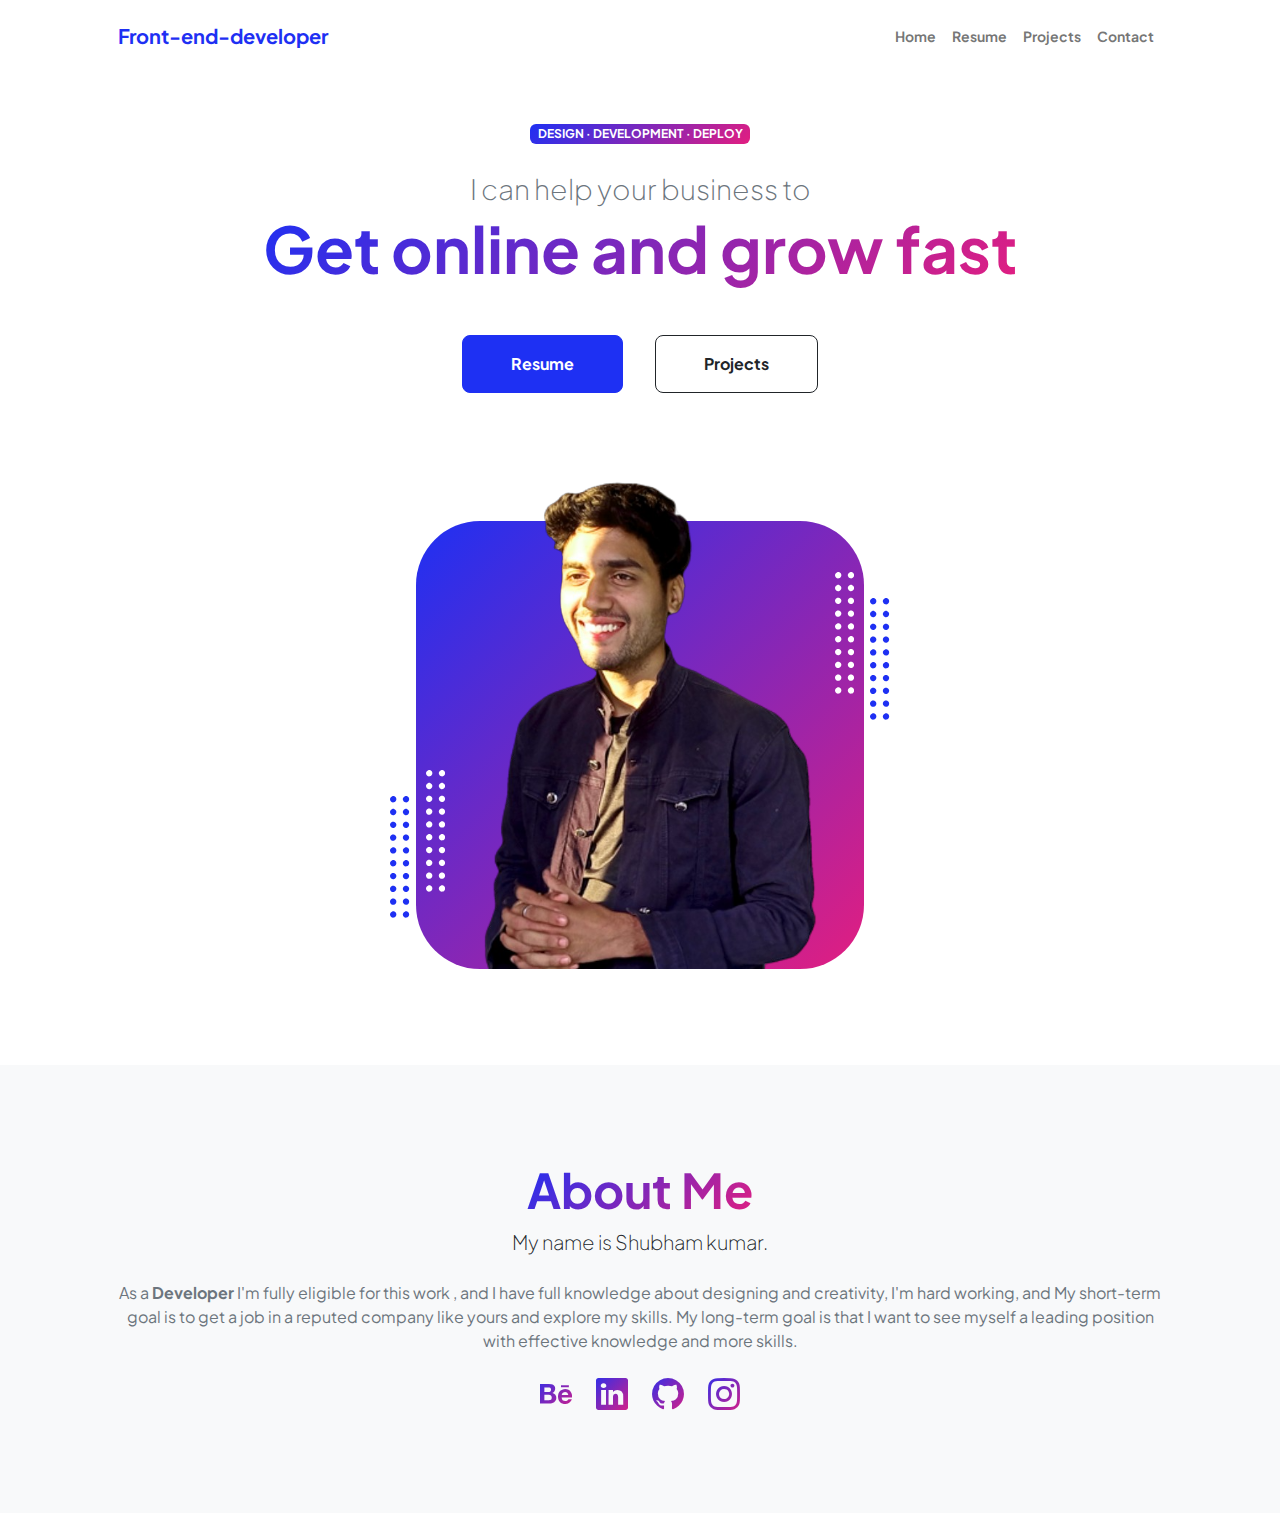
<file: index.html>
<!DOCTYPE html>
<html lang="en">
    <head>
        <meta charset="utf-8" />
        <meta name="viewport" content="width=device-width, initial-scale=1, shrink-to-fit=no" />
        <meta name="description" content="" />
        <meta name="author" content="" />
        <title>Shubhamkumar.in</title>
        <!-- Favicon-->
        <link rel="icon" type="image/x-icon" href="assets/favicon.ico" />
        <!-- Custom Google font-->
        <link rel="preconnect" href="https://fonts.googleapis.com" />
        <link rel="preconnect" href="https://fonts.gstatic.com" crossorigin />
        <link href="https://fonts.googleapis.com/css2?family=Plus+Jakarta+Sans:wght@100;200;300;400;500;600;700;800;900&amp;display=swap" rel="stylesheet" />
        <!-- Bootstrap icons-->
        <link href="https://cdn.jsdelivr.net/npm/bootstrap-icons@1.8.1/font/bootstrap-icons.css" rel="stylesheet" />
        <!-- Core theme CSS (includes Bootstrap)-->
        <link href="css/styles.css" rel="stylesheet" />
    </head>
    <body class="d-flex flex-column h-100">
        <main class="flex-shrink-0">
            <!-- Navigation-->
            <nav class="navbar navbar-expand-lg navbar-light bg-white py-3">
                <div class="container px-5">
                    <a class="navbar-brand" href="index.html"><span class="fw-bolder text-primary">Front-end-developer</span></a>
                    <button class="navbar-toggler" type="button" data-bs-toggle="collapse" data-bs-target="#navbarSupportedContent" aria-controls="navbarSupportedContent" aria-expanded="false" aria-label="Toggle navigation"><span class="navbar-toggler-icon"></span></button>
                    <div class="collapse navbar-collapse" id="navbarSupportedContent">
                        <ul class="navbar-nav ms-auto mb-2 mb-lg-0 small fw-bolder">
                            <li class="nav-item"><a class="nav-link" href="index.html">Home</a></li>
                            <li class="nav-item"><a class="nav-link" href="resume.html">Resume</a></li>
                            <li class="nav-item"><a class="nav-link" href="projects.html">Projects</a></li>
                            <li class="nav-item"><a class="nav-link" href="contact.html">Contact</a></li>
                        </ul>
                    </div>
                </div>
            </nav>
            <!-- Header-->
            <header class="py-5">
                <div class="container px-5 pb-5">
                    <div class="row gx-5 align-items-center">
                        <div class="col-xxl-5">
                            <!-- Header text content-->
                            <div class="text-center text-xxl-start">
                                <div class="badge bg-gradient-primary-to-secondary text-white mb-4"><div class="text-uppercase">Design &middot; Development &middot; Deploy</div></div>
                                <div class="fs-3 fw-light text-muted">I can help your business to</div>
                                <h1 class="display-3 fw-bolder mb-5"><span class="text-gradient d-inline">Get online and grow fast</span></h1>
                                <div class="d-grid gap-3 d-sm-flex justify-content-sm-center justify-content-xxl-start mb-3">
                                    <a class="btn btn-primary btn-lg px-5 py-3 me-sm-3 fs-6 fw-bolder" href="resume.html">Resume</a>
                                    <a class="btn btn-outline-dark btn-lg px-5 py-3 fs-6 fw-bolder" href="projects.html">Projects</a>
                                </div>
                            </div>
                        </div>
                        <div class="col-xxl-7">
                            <!-- Header profile picture-->
                            <div class="d-flex justify-content-center mt-5 mt-xxl-0">
                                <div class="profile bg-gradient-primary-to-secondary">
                                    <!-- TIP: For best results, use a photo with a transparent background like the demo example below-->
                                    <!-- Watch a tutorial on how to do this on YouTube (link)-->
                                    <img class="profile-img" src="assets/profile.png" alt="..." />
                                    <div class="dots-1">
                                        <!-- SVG Dots-->
                                        <svg version="1.1" xmlns="http://www.w3.org/2000/svg" xmlns:xlink="http://www.w3.org/1999/xlink" x="0px" y="0px" viewBox="0 0 191.6 1215.4" style="enable-background: new 0 0 191.6 1215.4" xml:space="preserve">
                                            <g transform="translate(0.000000,1280.000000) scale(0.100000,-0.100000)">
                                                <path d="M227.7,12788.6c-105-35-200-141-222-248c-43-206,163-412,369-369c155,32,275,190,260,339c-11,105-90,213-190,262        C383.7,12801.6,289.7,12808.6,227.7,12788.6z"></path>
                                                <path d="M1507.7,12788.6c-151-50-253-216-222-362c25-119,136-230,254-255c194-41,395,142,375,339c-11,105-90,213-190,262        C1663.7,12801.6,1569.7,12808.6,1507.7,12788.6z"></path>
                                                <path d="M227.7,11508.6c-105-35-200-141-222-248c-43-206,163-412,369-369c155,32,275,190,260,339c-11,105-90,213-190,262        C383.7,11521.6,289.7,11528.6,227.7,11508.6z"></path>
                                                <path d="M1507.7,11508.6c-151-50-253-216-222-362c25-119,136-230,254-255c194-41,395,142,375,339c-11,105-90,213-190,262        C1663.7,11521.6,1569.7,11528.6,1507.7,11508.6z"></path>
                                                <path d="M227.7,10228.6c-105-35-200-141-222-248c-43-206,163-412,369-369c155,32,275,190,260,339c-11,105-90,213-190,262        C383.7,10241.6,289.7,10248.6,227.7,10228.6z"></path>
                                                <path d="M1507.7,10228.6c-105-35-200-141-222-248c-43-206,163-412,369-369c155,32,275,190,260,339c-11,105-90,213-190,262        C1663.7,10241.6,1569.7,10248.6,1507.7,10228.6z"></path>
                                                <path d="M227.7,8948.6c-105-35-200-141-222-248c-43-206,163-412,369-369c155,32,275,190,260,339c-11,105-90,213-190,262        C383.7,8961.6,289.7,8968.6,227.7,8948.6z"></path>
                                                <path d="M1507.7,8948.6c-105-35-200-141-222-248c-43-206,163-412,369-369c155,32,275,190,260,339c-11,105-90,213-190,262        C1663.7,8961.6,1569.7,8968.6,1507.7,8948.6z"></path>
                                                <path d="M227.7,7668.6c-105-35-200-141-222-248c-43-206,163-412,369-369c155,32,275,190,260,339c-11,105-90,213-190,262        C383.7,7681.6,289.7,7688.6,227.7,7668.6z"></path>
                                                <path d="M1507.7,7668.6c-105-35-200-141-222-248c-43-206,163-412,369-369c155,32,275,190,260,339c-11,105-90,213-190,262        C1663.7,7681.6,1569.7,7688.6,1507.7,7668.6z"></path>
                                                <path d="M227.7,6388.6c-105-35-200-141-222-248c-43-206,163-412,369-369c155,32,275,190,260,339c-11,105-90,213-190,262        C383.7,6401.6,289.7,6408.6,227.7,6388.6z"></path>
                                                <path d="M1507.7,6388.6c-105-35-200-141-222-248c-43-206,163-412,369-369c155,32,275,190,260,339c-11,105-90,213-190,262        C1663.7,6401.6,1569.7,6408.6,1507.7,6388.6z"></path>
                                                <path d="M227.7,5108.6c-105-35-200-141-222-248c-43-206,163-412,369-369c155,32,275,190,260,339c-11,105-90,213-190,262        C383.7,5121.6,289.7,5128.6,227.7,5108.6z"></path>
                                                <path d="M1507.7,5108.6c-105-35-200-141-222-248c-43-206,163-412,369-369c155,32,275,190,260,339c-11,105-90,213-190,262        C1663.7,5121.6,1569.7,5128.6,1507.7,5108.6z"></path>
                                                <path d="M227.7,3828.6c-105-35-200-141-222-248c-43-206,163-412,369-369c155,32,275,190,260,339c-11,105-90,213-190,262        C383.7,3841.6,289.7,3848.6,227.7,3828.6z"></path>
                                                <path d="M1507.7,3828.6c-105-35-200-141-222-248c-43-206,163-412,369-369c155,32,275,190,260,339c-11,105-90,213-190,262        C1663.7,3841.6,1569.7,3848.6,1507.7,3828.6z"></path>
                                                <path d="M227.7,2548.6c-105-35-200-141-222-248c-43-206,163-412,369-369c155,32,275,190,260,339c-11,105-90,213-190,262        C383.7,2561.6,289.7,2568.6,227.7,2548.6z"></path>
                                                <path d="M1507.7,2548.6c-105-35-200-141-222-248c-43-206,163-412,369-369c155,32,275,190,260,339c-11,105-90,213-190,262        C1663.7,2561.6,1569.7,2568.6,1507.7,2548.6z"></path>
                                                <path d="M227.7,1268.6c-105-35-200-141-222-248c-43-206,163-412,369-369c155,32,275,190,260,339c-11,105-90,213-190,262        C383.7,1281.6,289.7,1288.6,227.7,1268.6z"></path>
                                                <path d="M1507.7,1268.6c-105-35-200-141-222-248c-43-206,163-412,369-369c155,32,275,190,260,339c-11,105-90,213-190,262        C1663.7,1281.6,1569.7,1288.6,1507.7,1268.6z"></path>
                                            </g>
                                        </svg>
                                        <!-- END of SVG dots-->
                                    </div>
                                    <div class="dots-2">
                                        <!-- SVG Dots-->
                                        <svg version="1.1" xmlns="http://www.w3.org/2000/svg" xmlns:xlink="http://www.w3.org/1999/xlink" x="0px" y="0px" viewBox="0 0 191.6 1215.4" style="enable-background: new 0 0 191.6 1215.4" xml:space="preserve">
                                            <g transform="translate(0.000000,1280.000000) scale(0.100000,-0.100000)">
                                                <path d="M227.7,12788.6c-105-35-200-141-222-248c-43-206,163-412,369-369c155,32,275,190,260,339c-11,105-90,213-190,262        C383.7,12801.6,289.7,12808.6,227.7,12788.6z"></path>
                                                <path d="M1507.7,12788.6c-151-50-253-216-222-362c25-119,136-230,254-255c194-41,395,142,375,339c-11,105-90,213-190,262        C1663.7,12801.6,1569.7,12808.6,1507.7,12788.6z"></path>
                                                <path d="M227.7,11508.6c-105-35-200-141-222-248c-43-206,163-412,369-369c155,32,275,190,260,339c-11,105-90,213-190,262        C383.7,11521.6,289.7,11528.6,227.7,11508.6z"></path>
                                                <path d="M1507.7,11508.6c-151-50-253-216-222-362c25-119,136-230,254-255c194-41,395,142,375,339c-11,105-90,213-190,262        C1663.7,11521.6,1569.7,11528.6,1507.7,11508.6z"></path>
                                                <path d="M227.7,10228.6c-105-35-200-141-222-248c-43-206,163-412,369-369c155,32,275,190,260,339c-11,105-90,213-190,262        C383.7,10241.6,289.7,10248.6,227.7,10228.6z"></path>
                                                <path d="M1507.7,10228.6c-105-35-200-141-222-248c-43-206,163-412,369-369c155,32,275,190,260,339c-11,105-90,213-190,262        C1663.7,10241.6,1569.7,10248.6,1507.7,10228.6z"></path>
                                                <path d="M227.7,8948.6c-105-35-200-141-222-248c-43-206,163-412,369-369c155,32,275,190,260,339c-11,105-90,213-190,262        C383.7,8961.6,289.7,8968.6,227.7,8948.6z"></path>
                                                <path d="M1507.7,8948.6c-105-35-200-141-222-248c-43-206,163-412,369-369c155,32,275,190,260,339c-11,105-90,213-190,262        C1663.7,8961.6,1569.7,8968.6,1507.7,8948.6z"></path>
                                                <path d="M227.7,7668.6c-105-35-200-141-222-248c-43-206,163-412,369-369c155,32,275,190,260,339c-11,105-90,213-190,262        C383.7,7681.6,289.7,7688.6,227.7,7668.6z"></path>
                                                <path d="M1507.7,7668.6c-105-35-200-141-222-248c-43-206,163-412,369-369c155,32,275,190,260,339c-11,105-90,213-190,262        C1663.7,7681.6,1569.7,7688.6,1507.7,7668.6z"></path>
                                                <path d="M227.7,6388.6c-105-35-200-141-222-248c-43-206,163-412,369-369c155,32,275,190,260,339c-11,105-90,213-190,262        C383.7,6401.6,289.7,6408.6,227.7,6388.6z"></path>
                                                <path d="M1507.7,6388.6c-105-35-200-141-222-248c-43-206,163-412,369-369c155,32,275,190,260,339c-11,105-90,213-190,262        C1663.7,6401.6,1569.7,6408.6,1507.7,6388.6z"></path>
                                                <path d="M227.7,5108.6c-105-35-200-141-222-248c-43-206,163-412,369-369c155,32,275,190,260,339c-11,105-90,213-190,262        C383.7,5121.6,289.7,5128.6,227.7,5108.6z"></path>
                                                <path d="M1507.7,5108.6c-105-35-200-141-222-248c-43-206,163-412,369-369c155,32,275,190,260,339c-11,105-90,213-190,262        C1663.7,5121.6,1569.7,5128.6,1507.7,5108.6z"></path>
                                                <path d="M227.7,3828.6c-105-35-200-141-222-248c-43-206,163-412,369-369c155,32,275,190,260,339c-11,105-90,213-190,262        C383.7,3841.6,289.7,3848.6,227.7,3828.6z"></path>
                                                <path d="M1507.7,3828.6c-105-35-200-141-222-248c-43-206,163-412,369-369c155,32,275,190,260,339c-11,105-90,213-190,262        C1663.7,3841.6,1569.7,3848.6,1507.7,3828.6z"></path>
                                                <path d="M227.7,2548.6c-105-35-200-141-222-248c-43-206,163-412,369-369c155,32,275,190,260,339c-11,105-90,213-190,262        C383.7,2561.6,289.7,2568.6,227.7,2548.6z"></path>
                                                <path d="M1507.7,2548.6c-105-35-200-141-222-248c-43-206,163-412,369-369c155,32,275,190,260,339c-11,105-90,213-190,262        C1663.7,2561.6,1569.7,2568.6,1507.7,2548.6z"></path>
                                                <path d="M227.7,1268.6c-105-35-200-141-222-248c-43-206,163-412,369-369c155,32,275,190,260,339c-11,105-90,213-190,262        C383.7,1281.6,289.7,1288.6,227.7,1268.6z"></path>
                                                <path d="M1507.7,1268.6c-105-35-200-141-222-248c-43-206,163-412,369-369c155,32,275,190,260,339c-11,105-90,213-190,262        C1663.7,1281.6,1569.7,1288.6,1507.7,1268.6z"></path>
                                            </g>
                                        </svg>
                                        <!-- END of SVG dots-->
                                    </div>
                                    <div class="dots-3">
                                        <!-- SVG Dots-->
                                        <svg version="1.1" xmlns="http://www.w3.org/2000/svg" xmlns:xlink="http://www.w3.org/1999/xlink" x="0px" y="0px" viewBox="0 0 191.6 1215.4" style="enable-background: new 0 0 191.6 1215.4" xml:space="preserve">
                                            <g transform="translate(0.000000,1280.000000) scale(0.100000,-0.100000)">
                                                <path d="M227.7,12788.6c-105-35-200-141-222-248c-43-206,163-412,369-369c155,32,275,190,260,339c-11,105-90,213-190,262        C383.7,12801.6,289.7,12808.6,227.7,12788.6z"></path>
                                                <path d="M1507.7,12788.6c-151-50-253-216-222-362c25-119,136-230,254-255c194-41,395,142,375,339c-11,105-90,213-190,262        C1663.7,12801.6,1569.7,12808.6,1507.7,12788.6z"></path>
                                                <path d="M227.7,11508.6c-105-35-200-141-222-248c-43-206,163-412,369-369c155,32,275,190,260,339c-11,105-90,213-190,262        C383.7,11521.6,289.7,11528.6,227.7,11508.6z"></path>
                                                <path d="M1507.7,11508.6c-151-50-253-216-222-362c25-119,136-230,254-255c194-41,395,142,375,339c-11,105-90,213-190,262        C1663.7,11521.6,1569.7,11528.6,1507.7,11508.6z"></path>
                                                <path d="M227.7,10228.6c-105-35-200-141-222-248c-43-206,163-412,369-369c155,32,275,190,260,339c-11,105-90,213-190,262        C383.7,10241.6,289.7,10248.6,227.7,10228.6z"></path>
                                                <path d="M1507.7,10228.6c-105-35-200-141-222-248c-43-206,163-412,369-369c155,32,275,190,260,339c-11,105-90,213-190,262        C1663.7,10241.6,1569.7,10248.6,1507.7,10228.6z"></path>
                                                <path d="M227.7,8948.6c-105-35-200-141-222-248c-43-206,163-412,369-369c155,32,275,190,260,339c-11,105-90,213-190,262        C383.7,8961.6,289.7,8968.6,227.7,8948.6z"></path>
                                                <path d="M1507.7,8948.6c-105-35-200-141-222-248c-43-206,163-412,369-369c155,32,275,190,260,339c-11,105-90,213-190,262        C1663.7,8961.6,1569.7,8968.6,1507.7,8948.6z"></path>
                                                <path d="M227.7,7668.6c-105-35-200-141-222-248c-43-206,163-412,369-369c155,32,275,190,260,339c-11,105-90,213-190,262        C383.7,7681.6,289.7,7688.6,227.7,7668.6z"></path>
                                                <path d="M1507.7,7668.6c-105-35-200-141-222-248c-43-206,163-412,369-369c155,32,275,190,260,339c-11,105-90,213-190,262        C1663.7,7681.6,1569.7,7688.6,1507.7,7668.6z"></path>
                                                <path d="M227.7,6388.6c-105-35-200-141-222-248c-43-206,163-412,369-369c155,32,275,190,260,339c-11,105-90,213-190,262        C383.7,6401.6,289.7,6408.6,227.7,6388.6z"></path>
                                                <path d="M1507.7,6388.6c-105-35-200-141-222-248c-43-206,163-412,369-369c155,32,275,190,260,339c-11,105-90,213-190,262        C1663.7,6401.6,1569.7,6408.6,1507.7,6388.6z"></path>
                                                <path d="M227.7,5108.6c-105-35-200-141-222-248c-43-206,163-412,369-369c155,32,275,190,260,339c-11,105-90,213-190,262        C383.7,5121.6,289.7,5128.6,227.7,5108.6z"></path>
                                                <path d="M1507.7,5108.6c-105-35-200-141-222-248c-43-206,163-412,369-369c155,32,275,190,260,339c-11,105-90,213-190,262        C1663.7,5121.6,1569.7,5128.6,1507.7,5108.6z"></path>
                                                <path d="M227.7,3828.6c-105-35-200-141-222-248c-43-206,163-412,369-369c155,32,275,190,260,339c-11,105-90,213-190,262        C383.7,3841.6,289.7,3848.6,227.7,3828.6z"></path>
                                                <path d="M1507.7,3828.6c-105-35-200-141-222-248c-43-206,163-412,369-369c155,32,275,190,260,339c-11,105-90,213-190,262        C1663.7,3841.6,1569.7,3848.6,1507.7,3828.6z"></path>
                                                <path d="M227.7,2548.6c-105-35-200-141-222-248c-43-206,163-412,369-369c155,32,275,190,260,339c-11,105-90,213-190,262        C383.7,2561.6,289.7,2568.6,227.7,2548.6z"></path>
                                                <path d="M1507.7,2548.6c-105-35-200-141-222-248c-43-206,163-412,369-369c155,32,275,190,260,339c-11,105-90,213-190,262        C1663.7,2561.6,1569.7,2568.6,1507.7,2548.6z"></path>
                                                <path d="M227.7,1268.6c-105-35-200-141-222-248c-43-206,163-412,369-369c155,32,275,190,260,339c-11,105-90,213-190,262        C383.7,1281.6,289.7,1288.6,227.7,1268.6z"></path>
                                                <path d="M1507.7,1268.6c-105-35-200-141-222-248c-43-206,163-412,369-369c155,32,275,190,260,339c-11,105-90,213-190,262        C1663.7,1281.6,1569.7,1288.6,1507.7,1268.6z"></path>
                                            </g>
                                        </svg>
                                        <!-- END of SVG dots-->
                                    </div>
                                    <div class="dots-4">
                                        <!-- SVG Dots-->
                                        <svg version="1.1" xmlns="http://www.w3.org/2000/svg" xmlns:xlink="http://www.w3.org/1999/xlink" x="0px" y="0px" viewBox="0 0 191.6 1215.4" style="enable-background: new 0 0 191.6 1215.4" xml:space="preserve">
                                            <g transform="translate(0.000000,1280.000000) scale(0.100000,-0.100000)">
                                                <path d="M227.7,12788.6c-105-35-200-141-222-248c-43-206,163-412,369-369c155,32,275,190,260,339c-11,105-90,213-190,262        C383.7,12801.6,289.7,12808.6,227.7,12788.6z"></path>
                                                <path d="M1507.7,12788.6c-151-50-253-216-222-362c25-119,136-230,254-255c194-41,395,142,375,339c-11,105-90,213-190,262        C1663.7,12801.6,1569.7,12808.6,1507.7,12788.6z"></path>
                                                <path d="M227.7,11508.6c-105-35-200-141-222-248c-43-206,163-412,369-369c155,32,275,190,260,339c-11,105-90,213-190,262        C383.7,11521.6,289.7,11528.6,227.7,11508.6z"></path>
                                                <path d="M1507.7,11508.6c-151-50-253-216-222-362c25-119,136-230,254-255c194-41,395,142,375,339c-11,105-90,213-190,262        C1663.7,11521.6,1569.7,11528.6,1507.7,11508.6z"></path>
                                                <path d="M227.7,10228.6c-105-35-200-141-222-248c-43-206,163-412,369-369c155,32,275,190,260,339c-11,105-90,213-190,262        C383.7,10241.6,289.7,10248.6,227.7,10228.6z"></path>
                                                <path d="M1507.7,10228.6c-105-35-200-141-222-248c-43-206,163-412,369-369c155,32,275,190,260,339c-11,105-90,213-190,262        C1663.7,10241.6,1569.7,10248.6,1507.7,10228.6z"></path>
                                                <path d="M227.7,8948.6c-105-35-200-141-222-248c-43-206,163-412,369-369c155,32,275,190,260,339c-11,105-90,213-190,262        C383.7,8961.6,289.7,8968.6,227.7,8948.6z"></path>
                                                <path d="M1507.7,8948.6c-105-35-200-141-222-248c-43-206,163-412,369-369c155,32,275,190,260,339c-11,105-90,213-190,262        C1663.7,8961.6,1569.7,8968.6,1507.7,8948.6z"></path>
                                                <path d="M227.7,7668.6c-105-35-200-141-222-248c-43-206,163-412,369-369c155,32,275,190,260,339c-11,105-90,213-190,262        C383.7,7681.6,289.7,7688.6,227.7,7668.6z"></path>
                                                <path d="M1507.7,7668.6c-105-35-200-141-222-248c-43-206,163-412,369-369c155,32,275,190,260,339c-11,105-90,213-190,262        C1663.7,7681.6,1569.7,7688.6,1507.7,7668.6z"></path>
                                                <path d="M227.7,6388.6c-105-35-200-141-222-248c-43-206,163-412,369-369c155,32,275,190,260,339c-11,105-90,213-190,262        C383.7,6401.6,289.7,6408.6,227.7,6388.6z"></path>
                                                <path d="M1507.7,6388.6c-105-35-200-141-222-248c-43-206,163-412,369-369c155,32,275,190,260,339c-11,105-90,213-190,262        C1663.7,6401.6,1569.7,6408.6,1507.7,6388.6z"></path>
                                                <path d="M227.7,5108.6c-105-35-200-141-222-248c-43-206,163-412,369-369c155,32,275,190,260,339c-11,105-90,213-190,262        C383.7,5121.6,289.7,5128.6,227.7,5108.6z"></path>
                                                <path d="M1507.7,5108.6c-105-35-200-141-222-248c-43-206,163-412,369-369c155,32,275,190,260,339c-11,105-90,213-190,262        C1663.7,5121.6,1569.7,5128.6,1507.7,5108.6z"></path>
                                                <path d="M227.7,3828.6c-105-35-200-141-222-248c-43-206,163-412,369-369c155,32,275,190,260,339c-11,105-90,213-190,262        C383.7,3841.6,289.7,3848.6,227.7,3828.6z"></path>
                                                <path d="M1507.7,3828.6c-105-35-200-141-222-248c-43-206,163-412,369-369c155,32,275,190,260,339c-11,105-90,213-190,262        C1663.7,3841.6,1569.7,3848.6,1507.7,3828.6z"></path>
                                                <path d="M227.7,2548.6c-105-35-200-141-222-248c-43-206,163-412,369-369c155,32,275,190,260,339c-11,105-90,213-190,262        C383.7,2561.6,289.7,2568.6,227.7,2548.6z"></path>
                                                <path d="M1507.7,2548.6c-105-35-200-141-222-248c-43-206,163-412,369-369c155,32,275,190,260,339c-11,105-90,213-190,262        C1663.7,2561.6,1569.7,2568.6,1507.7,2548.6z"></path>
                                                <path d="M227.7,1268.6c-105-35-200-141-222-248c-43-206,163-412,369-369c155,32,275,190,260,339c-11,105-90,213-190,262        C383.7,1281.6,289.7,1288.6,227.7,1268.6z"></path>
                                                <path d="M1507.7,1268.6c-105-35-200-141-222-248c-43-206,163-412,369-369c155,32,275,190,260,339c-11,105-90,213-190,262        C1663.7,1281.6,1569.7,1288.6,1507.7,1268.6z"></path>
                                            </g>
                                        </svg>
                                        <!-- END of SVG dots-->
                                    </div>
                                </div>
                            </div>
                        </div>
                    </div>
                </div>
            </header>
            <!-- About Section-->
            <section class="bg-light py-5">
                <div class="container px-5">
                    <div class="row gx-5 justify-content-center">
                        <div class="col-xxl-8">
                            <div class="text-center my-5">
                                <h2 class="display-5 fw-bolder"><span class="text-gradient d-inline">About Me</span></h2>
                                <p class="lead fw-light mb-4">My name is Shubham kumar.</p>
                                <p class="text-muted">As a <b>Developer</b> I'm fully eligible for this work , and I have full knowledge about designing and creativity, I'm hard
                                    working, and My short-term goal is to get a job in a reputed company like yours and explore my skills. My
                                    long-term goal is that I want to see myself a leading position with effective knowledge and more skills.</p>
                                <div class="d-flex justify-content-center fs-2 gap-4">
                                    <a class="text-gradient" href="https://www.behance.net/shubhamkumar249"><i class="bi bi-behance"></i></a>
                                    <a class="text-gradient" href="https://www.linkedin.com/in/shubhamsinghhh/"><i class="bi bi-linkedin"></i></a>
                                    <a class="text-gradient" href="https://github.com/shubhamsingh152002"><i class="bi bi-github"></i></a>
                                    <a class="text-gradient" href="https://instagram.com/_design69_?igshid=MzRlODBiNWFlZA=="><i class="bi bi-instagram"></i></a>
                                </div>
                            </div>
                        </div>
                    </div>
                </div>
            </section>
        </main>
        
        <!-- Bootstrap core JS-->
        <script src="https://cdn.jsdelivr.net/npm/bootstrap@5.2.3/dist/js/bootstrap.bundle.min.js"></script>
        <!-- Core theme JS-->
        <script src="js/scripts.js"></script>
    </body>
</html>
</file>
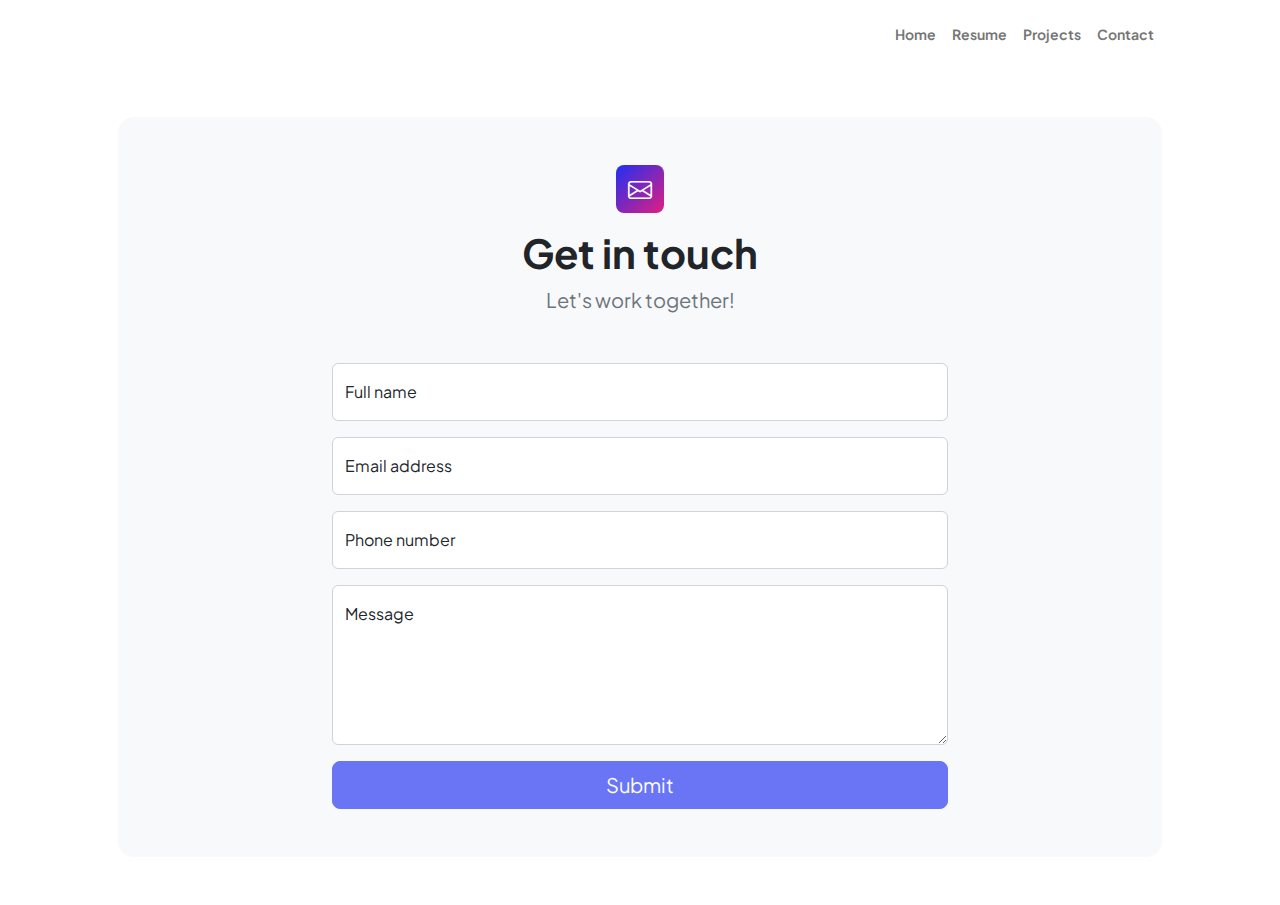
<file: contact.html>
<!DOCTYPE html>
<html lang="en">
    <head>
        <meta charset="utf-8" />
        <meta name="viewport" content="width=device-width, initial-scale=1, shrink-to-fit=no" />
        <meta name="description" content />
        <meta name="author" content />
        <title>shubham.contact</title>
        <!-- Favicon-->
        <link rel="icon" type="image/x-icon" href="assets/favicon.ico" />
        <!-- Custom Google font-->
        <link rel="preconnect" href="https://fonts.googleapis.com" />
        <link rel="preconnect" href="https://fonts.gstatic.com" crossorigin />
        <link href="https://fonts.googleapis.com/css2?family=Plus+Jakarta+Sans:wght@100;200;300;400;500;600;700;800;900&amp;display=swap" rel="stylesheet" />
        <!-- Bootstrap icons-->
        <link href="https://cdn.jsdelivr.net/npm/bootstrap-icons@1.8.1/font/bootstrap-icons.css" rel="stylesheet" />
        <!-- Core theme CSS (includes Bootstrap)-->
        <link href="css/styles.css" rel="stylesheet" />
    </head>
    <body class="d-flex flex-column">
        <main class="flex-shrink-0">
            <!-- Navigation-->
            <nav class="navbar navbar-expand-lg navbar-light bg-white py-3">
                <div class="container px-5">
                    <a class="navbar-brand" href="index.html"><span class="fw-bolder text-primary"></span></a>
                    <button class="navbar-toggler" type="button" data-bs-toggle="collapse" data-bs-target="#navbarSupportedContent" aria-controls="navbarSupportedContent" aria-expanded="false" aria-label="Toggle navigation"><span class="navbar-toggler-icon"></span></button>
                    <div class="collapse navbar-collapse" id="navbarSupportedContent">
                        <ul class="navbar-nav ms-auto mb-2 mb-lg-0 small fw-bolder">
                            <li class="nav-item"><a class="nav-link" href="index.html">Home</a></li>
                            <li class="nav-item"><a class="nav-link" href="resume.html">Resume</a></li>
                            <li class="nav-item"><a class="nav-link" href="projects.html">Projects</a></li>
                            <li class="nav-item"><a class="nav-link" href="contact.html">Contact</a></li>
                        </ul>
                    </div>
                </div>
            </nav>
            <!-- Page content-->
            <section class="py-5">
                <div class="container px-5">
                    <!-- Contact form-->
                    <div class="bg-light rounded-4 py-5 px-4 px-md-5">
                        <div class="text-center mb-5">
                            <div class="feature bg-primary bg-gradient-primary-to-secondary text-white rounded-3 mb-3"><i class="bi bi-envelope"></i></div>
                            <h1 class="fw-bolder">Get in touch</h1>
                            <p class="lead fw-normal text-muted mb-0">Let's work together!</p>
                        </div>
                        <div class="row gx-5 justify-content-center">
                            <div class="col-lg-8 col-xl-6">
                                <!-- * * * * * * * * * * * * * * *-->
                                <!-- * * SB Forms Contact Form * *-->
                                <!-- * * * * * * * * * * * * * * *-->
                                <!-- This form is pre-integrated with SB Forms.-->
                                <!-- To make this form functional, sign up at-->
                                <!-- https://startbootstrap.com/solution/contact-forms-->
                                <!-- to get an API token!-->
                                <form id="contactForm" data-sb-form-api-token="API_TOKEN">
                                    <!-- Name input-->
                                    <div class="form-floating mb-3">
                                        <input class="form-control" id="name" type="text" placeholder="Enter your name..." data-sb-validations="required" />
                                        <label for="name">Full name</label>
                                        <div class="invalid-feedback" data-sb-feedback="name:required">A name is required.</div>
                                    </div>
                                    <!-- Email address input-->
                                    <div class="form-floating mb-3">
                                        <input class="form-control" id="email" type="email" placeholder="name@example.com" data-sb-validations="required,email" />
                                        <label for="email">Email address</label>
                                        <div class="invalid-feedback" data-sb-feedback="email:required">An email is required.</div>
                                        <div class="invalid-feedback" data-sb-feedback="email:email">Email is not valid.</div>
                                    </div>
                                    <!-- Phone number input-->
                                    <div class="form-floating mb-3">
                                        <input class="form-control" id="phone" type="tel" placeholder="(123) 456-7890" data-sb-validations="required" />
                                        <label for="phone">Phone number</label>
                                        <div class="invalid-feedback" data-sb-feedback="phone:required">A phone number is required.</div>
                                    </div>
                                    <!-- Message input-->
                                    <div class="form-floating mb-3">
                                        <textarea class="form-control" id="message" type="text" placeholder="Enter your message here..." style="height: 10rem" data-sb-validations="required"></textarea>
                                        <label for="message">Message</label>
                                        <div class="invalid-feedback" data-sb-feedback="message:required">A message is required.</div>
                                    </div>
                                    <!-- Submit success message-->
                                    <!---->
                                    <!-- This is what your users will see when the form-->
                                    <!-- has successfully submitted-->
                                    <div class="d-none" id="submitSuccessMessage">
                                        <div class="text-center mb-3">
                                            <div class="fw-bolder">Form submission successful!</div>
                                            To activate this form, sign up at
                                            <br />
                                            <a href="https://startbootstrap.com/solution/contact-forms">https://startbootstrap.com/solution/contact-forms</a>
                                        </div>
                                    </div>
                                    <!-- Submit error message-->
                                    <!---->
                                    <!-- This is what your users will see when there is-->
                                    <!-- an error submitting the form-->
                                    <div class="d-none" id="submitErrorMessage"><div class="text-center text-danger mb-3">Error sending message!</div></div>
                                    <!-- Submit Button-->
                                    <div class="d-grid"><button class="btn btn-primary btn-lg disabled" id="submitButton" type="submit">Submit</button></div>
                                </form>
                            </div>
                        </div>
                    </div>
                </div>
            </section>
        </main>
    
        <!-- Bootstrap core JS-->
        <script src="https://cdn.jsdelivr.net/npm/bootstrap@5.2.3/dist/js/bootstrap.bundle.min.js"></script>
        <!-- Core theme JS-->
        <script src="js/scripts.js"></script>
        <!-- * * * * * * * * * * * * * * * * * * * * * * * * * * * * * * * * * * * * * * * *-->
        <!-- * *                               SB Forms JS                               * *-->
        <!-- * * Activate your form at https://startbootstrap.com/solution/contact-forms * *-->
        <!-- * * * * * * * * * * * * * * * * * * * * * * * * * * * * * * * * * * * * * * * *-->
        <script src="https://cdn.startbootstrap.com/sb-forms-latest.js"></script>
    </body>
</html>
</file>
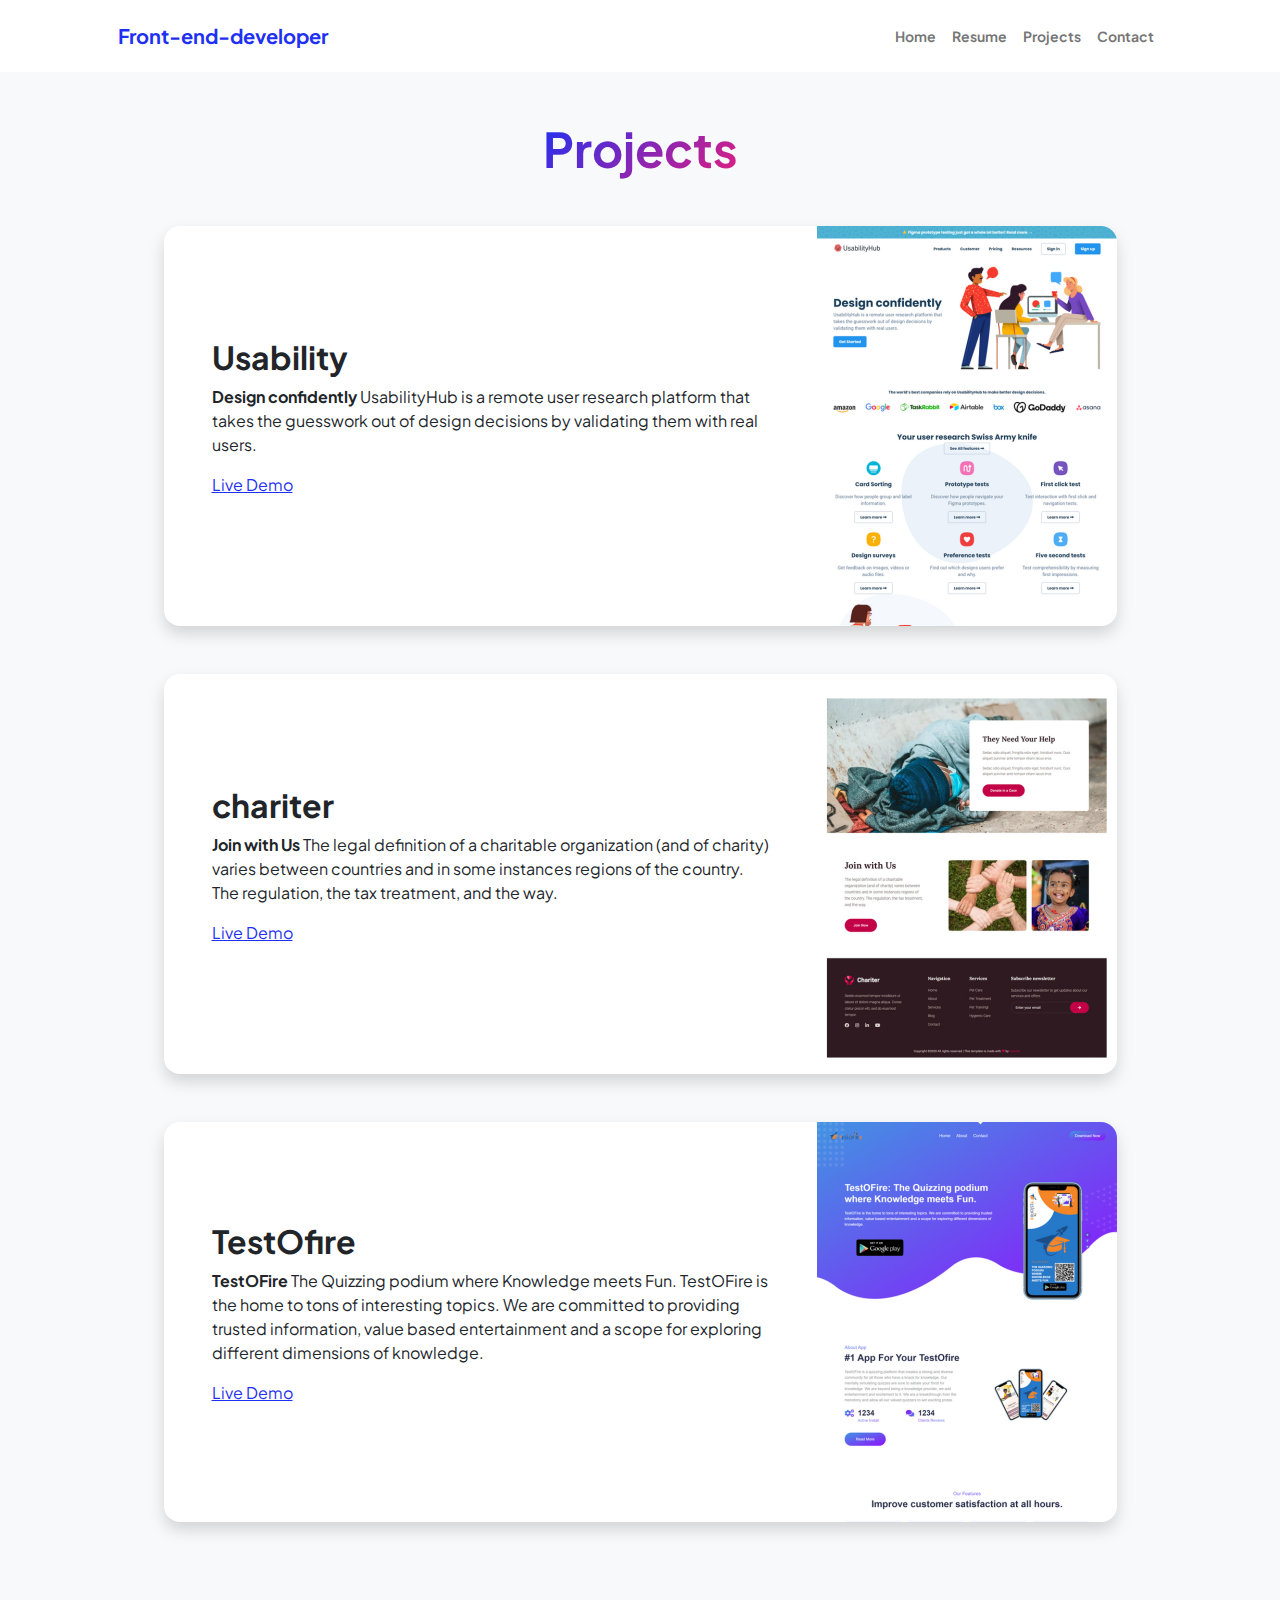
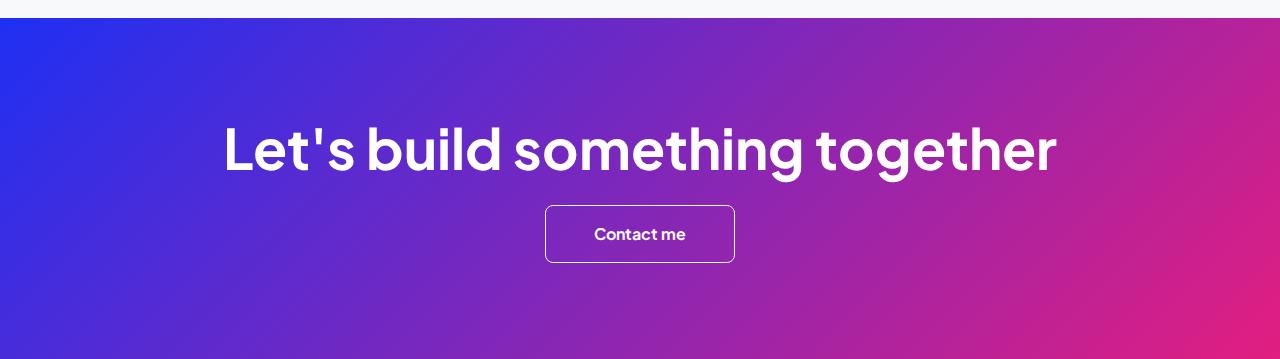
<file: projects.html>
<!DOCTYPE html>
<html lang="en">
    <head>
        <meta charset="utf-8" />
        <meta name="viewport" content="width=device-width, initial-scale=1, shrink-to-fit=no" />
        <meta name="description" content="" />
        <meta name="author" content="" />
        <title>Shubham.project.in</title>
        <!-- Favicon-->
        <link rel="icon" type="image/x-icon" href="assets/favicon.ico" />
        <!-- Custom Google font-->
        <link rel="preconnect" href="https://fonts.googleapis.com" />
        <link rel="preconnect" href="https://fonts.gstatic.com" crossorigin />
        <link href="https://fonts.googleapis.com/css2?family=Plus+Jakarta+Sans:wght@100;200;300;400;500;600;700;800;900&amp;display=swap" rel="stylesheet" />
        <!-- Bootstrap icons-->
        <link href="https://cdn.jsdelivr.net/npm/bootstrap-icons@1.8.1/font/bootstrap-icons.css" rel="stylesheet" />
        <!-- Core theme CSS (includes Bootstrap)-->
        <link href="css/styles.css" rel="stylesheet" />
    </head>
    <body class="d-flex flex-column h-100 bg-light">
        <main class="flex-shrink-0">
            <!-- Navigation-->
            <nav class="navbar navbar-expand-lg navbar-light bg-white py-3">
                <div class="container px-5">
                    <a class="navbar-brand" href="index.html"><span class="fw-bolder text-primary">Front-end-developer</span></a>
                    <button class="navbar-toggler" type="button" data-bs-toggle="collapse" data-bs-target="#navbarSupportedContent" aria-controls="navbarSupportedContent" aria-expanded="false" aria-label="Toggle navigation"><span class="navbar-toggler-icon"></span></button>
                    <div class="collapse navbar-collapse" id="navbarSupportedContent">
                        <ul class="navbar-nav ms-auto mb-2 mb-lg-0 small fw-bolder">
                            <li class="nav-item"><a class="nav-link" href="index.html">Home</a></li>
                            <li class="nav-item"><a class="nav-link" href="resume.html">Resume</a></li>
                            <li class="nav-item"><a class="nav-link" href="projects.html">Projects</a></li>
                            <li class="nav-item"><a class="nav-link" href="contact.html">Contact</a></li>
                        </ul>
                    </div>
                </div>
            </nav>
            <!-- Projects Section-->
            <section class="py-5">
                <div class="container px-5 mb-5">
                    <div class="text-center mb-5">
                        <h1 class="display-5 fw-bolder mb-0"><span class="text-gradient d-inline">Projects</span></h1>
                    </div>
                    <div class="row gx-5 justify-content-center">
                        <div class="col-lg-11 col-xl-9 col-xxl-8">
                            <!-- Project Card 1-->
                            <div class="card overflow-hidden shadow rounded-4 border-0 mb-5">
                                <div class="card-body p-0">
                                    <div class="d-flex align-items-center">
                                        <div class="p-5">
                                            <h2 class="fw-bolder">Usability</h2>
                                            <p><b>Design confidently</b>
                                                UsabilityHub is a remote user research platform that takes the guesswork out of design decisions by validating them with real users.</p>
                                                
                                                <p><a href="https://shubhamsingh152002.github.io/landinghomepage.github.io/" >Live Demo </a></p>
                                        </div>
                                        <img class="img-fluid" src="assets/project1.png" alt="..." />
                                    </div>
                                </div>
                            </div>
                            <!-- Project Card 2-->
                            <div class="card overflow-hidden shadow rounded-4 border-0 mb-5">
                                <div class="card-body p-0">
                                    <div class="d-flex align-items-center">
                                        <div class="p-5">
                                            <h2 class="fw-bolder">chariter</h2>
                                            <p><b>Join with Us</b>
                                                The legal definition of a charitable organization (and of charity) varies between countries and in some instances regions of the country. The regulation, the tax treatment, and the way.</p>
                                                <p><a href="https://shubhamsingh152002.github.io/testofire.github.io/" >Live Demo </a></p>
                                        </div>
                                        <img class="img-fluid" src="assets/project3.png" alt="..." />
                                    </div>
                                </div>
                            </div>
                            <!-- Project Card 3-->
                            <div class="card overflow-hidden shadow rounded-4 border-0">
                                <div class="card-body p-0">
                                    <div class="d-flex align-items-center">
                                        <div class="p-5">
                                            <h2 class="fw-bolder">TestOfire</h2>
                                            <p><b>TestOFire </b>The Quizzing podium where Knowledge meets Fun.
                                                TestOFire is the home to tons of interesting topics. We are committed to providing trusted information, value based entertainment and a scope for exploring different dimensions of knowledge.</p>
                                                <p><a href="https://shubhamsingh152002.github.io/testofire.github.io/" >Live Demo </a></p>
                                        </div>
                                        <img class="img-fluid" src="assets/project2.png" alt="..." />
                                    </div>
                                
                                </div>
                            </div>
                        </div>
                    </div>
                </div>
            </section>
            <!-- Call to action section-->
            <section class="py-5 bg-gradient-primary-to-secondary text-white">
                <div class="container px-5 my-5">
                    <div class="text-center">
                        <h2 class="display-4 fw-bolder mb-4">Let's build something together</h2>
                        <a class="btn btn-outline-light btn-lg px-5 py-3 fs-6 fw-bolder" href="contact.html">Contact me</a>
                    </div>
                </div>
            </section>
        </main>
        <!-- Footer-->
       
        <!-- Bootstrap core JS-->
        <script src="https://cdn.jsdelivr.net/npm/bootstrap@5.2.3/dist/js/bootstrap.bundle.min.js"></script>
        <!-- Core theme JS-->
        <script src="js/scripts.js"></script>
    </body>
</html>
</file>
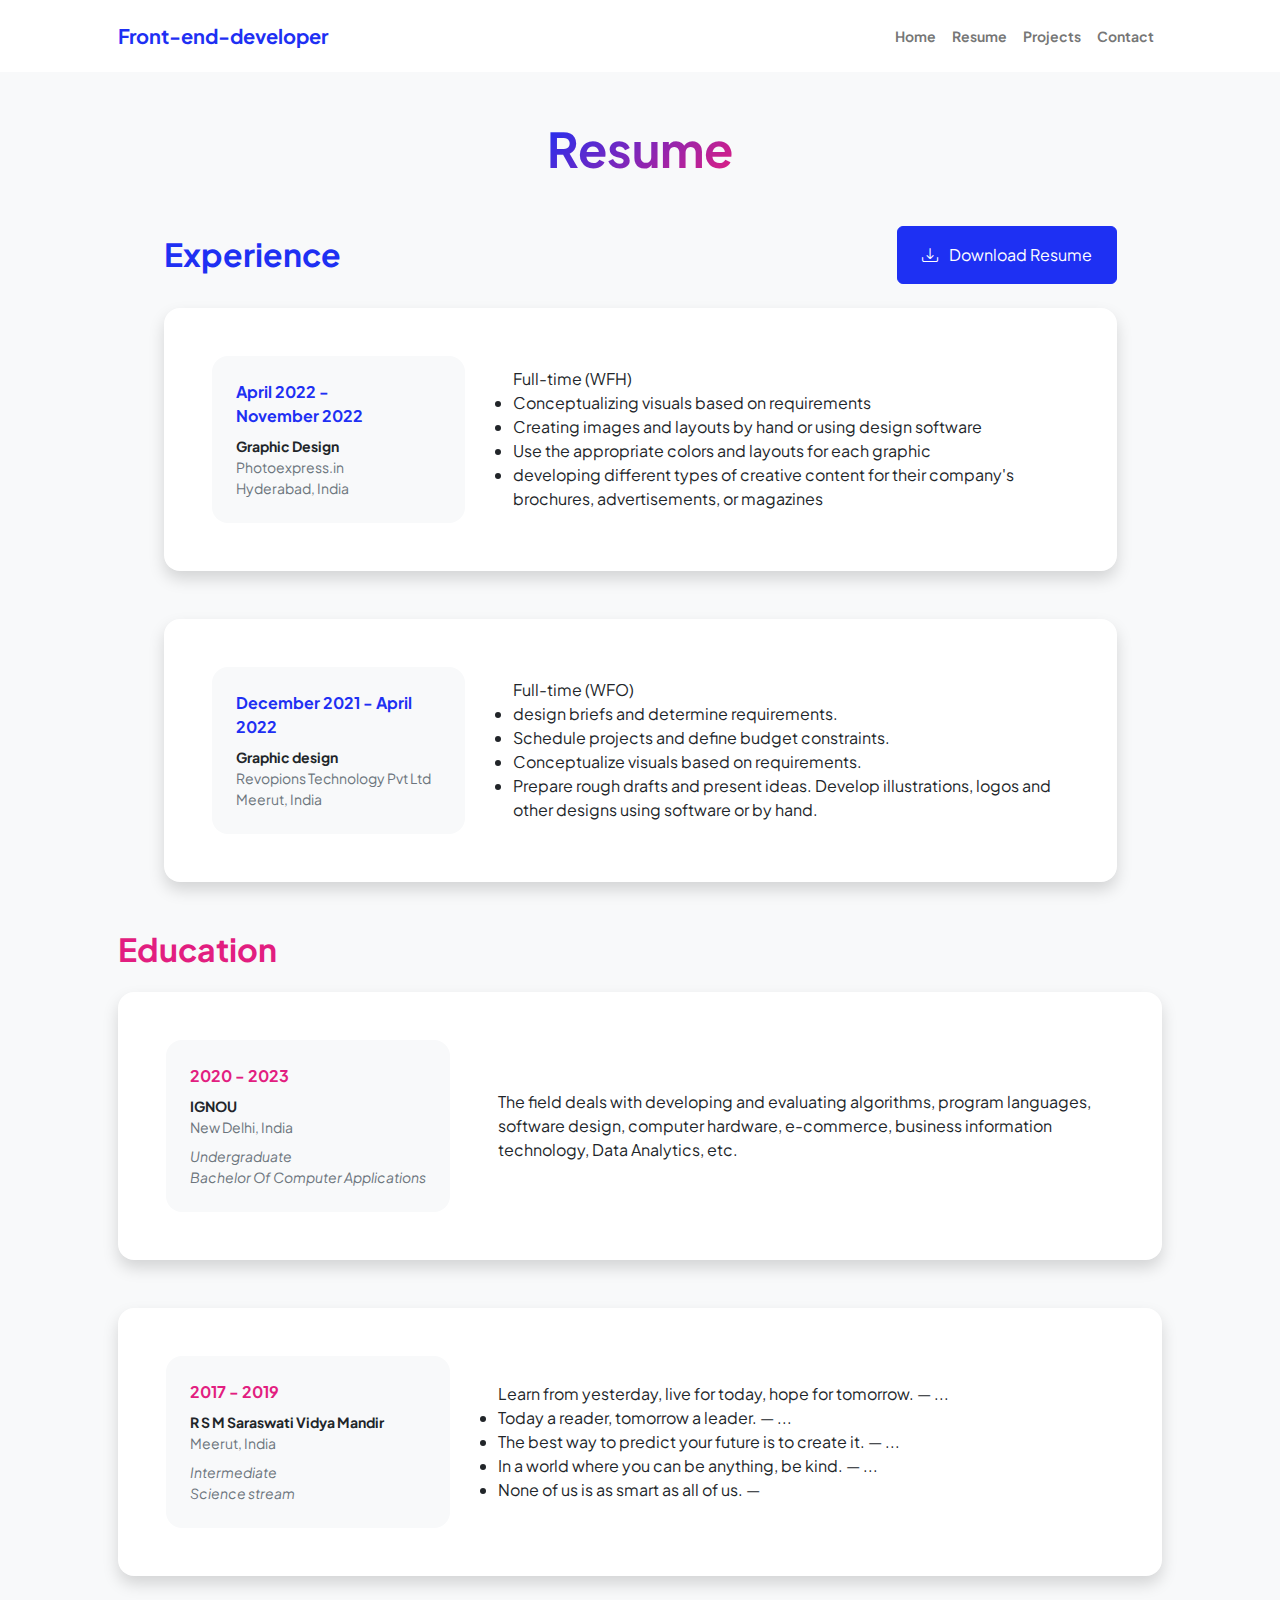
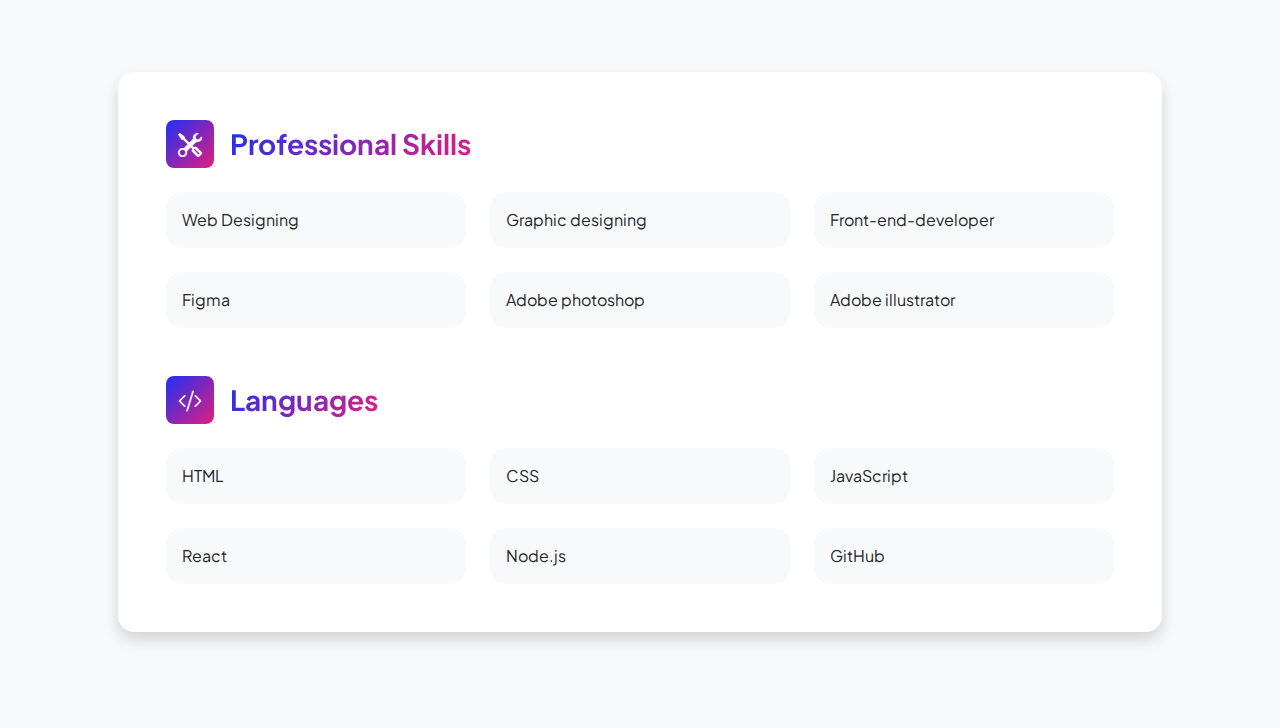
<file: resume.html>
<!DOCTYPE html>
<html lang="en">
    <head>
        <meta charset="utf-8" />
        <meta name="viewport" content="width=device-width, initial-scale=1, shrink-to-fit=no" />
        <meta name="description" content="" />
        <meta name="author" content="" />
        <title>Shubham.resume.in</title>
        <!-- Favicon-->
        <link rel="icon" type="image/x-icon" href="assets/favicon.ico" />
        <!-- Custom Google font-->
        <link rel="preconnect" href="https://fonts.googleapis.com" />
        <link rel="preconnect" href="https://fonts.gstatic.com" crossorigin />
        <link href="https://fonts.googleapis.com/css2?family=Plus+Jakarta+Sans:wght@100;200;300;400;500;600;700;800;900&amp;display=swap" rel="stylesheet" />
        <!-- Bootstrap icons-->
        <link href="https://cdn.jsdelivr.net/npm/bootstrap-icons@1.8.1/font/bootstrap-icons.css" rel="stylesheet" />
        <!-- Core theme CSS (includes Bootstrap)-->
        <link href="css/styles.css" rel="stylesheet" />
    </head>
    <body class="d-flex flex-column h-100 bg-light">
        <main class="flex-shrink-0">
            <!-- Navigation-->
            <nav class="navbar navbar-expand-lg navbar-light bg-white py-3">
                <div class="container px-5">
                    <a class="navbar-brand" href="index.html"><span class="fw-bolder text-primary">Front-end-developer</span></a>
                    <button class="navbar-toggler" type="button" data-bs-toggle="collapse" data-bs-target="#navbarSupportedContent" aria-controls="navbarSupportedContent" aria-expanded="false" aria-label="Toggle navigation"><span class="navbar-toggler-icon"></span></button>
                    <div class="collapse navbar-collapse" id="navbarSupportedContent">
                        <ul class="navbar-nav ms-auto mb-2 mb-lg-0 small fw-bolder">
                            <li class="nav-item"><a class="nav-link" href="index.html">Home</a></li>
                            <li class="nav-item"><a class="nav-link" href="resume.html">Resume</a></li>
                            <li class="nav-item"><a class="nav-link" href="projects.html">Projects</a></li>
                            <li class="nav-item"><a class="nav-link" href="contact.html">Contact</a></li>
                        </ul>
                    </div>
                </div>
            </nav>
            <!-- Page Content-->
            <div class="container px-5 my-5">
                <div class="text-center mb-5">
                    <h1 class="display-5 fw-bolder mb-0"><span class="text-gradient d-inline">Resume</span></h1>
                </div>
                <div class="row gx-5 justify-content-center">
                    <div class="col-lg-11 col-xl-9 col-xxl-8">
                        <!-- Experience Section-->
                        <section>
                            <div class="d-flex align-items-center justify-content-between mb-4">
                                <h2 class="text-primary fw-bolder mb-0">Experience</h2>
                                <!-- Download resume button-->
                                <!-- Note: Set the link href target to a PDF file within your project-->
                                <a class="btn btn-primary px-4 py-3" href="assets/resume.pdf" download="">
                                    <div class="d-inline-block bi bi-download me-2"></div>
                                    Download Resume
                                </a>
                            </div>
                            <!-- Experience Card 1-->
                            <div class="card shadow border-0 rounded-4 mb-5">
                                <div class="card-body p-5">
                                    <div class="row align-items-center gx-5">
                                        <div class="col text-center text-lg-start mb-4 mb-lg-0">
                                            <div class="bg-light p-4 rounded-4">
                                                <div class="text-primary fw-bolder mb-2">April 2022 -<br> November 2022</div>
                                                <div class="small fw-bolder">Graphic Design</div>
                                                <div class="small text-muted">Photoexpress.in</div>
                                                <div class="small text-muted">Hyderabad, India</div>
                                            </div>
                                        </div>
                                        <div class="col-lg-8"><div>Full-time (WFH)<br>
                                            <li>Conceptualizing visuals based on requirements</li>
                                            <li>Creating images and layouts by hand or using design software</li>
                                            <li>Use the appropriate colors and layouts for each graphic</li>
                                            <li>developing different types of creative content for their company's
                                            brochures, advertisements, or magazines</li>
                                            </div></div>
                                    </div>
                                </div>
                            </div>
                            <!-- Experience Card 2-->
                            <div class="card shadow border-0 rounded-4 mb-5">
                                <div class="card-body p-5">
                                    <div class="row align-items-center gx-5">
                                        <div class="col text-center text-lg-start mb-4 mb-lg-0">
                                            <div class="bg-light p-4 rounded-4">
                                                <div class="text-primary fw-bolder mb-2">December 2021 - April 2022</div>
                                                <div class="small fw-bolder">Graphic design</div>
                                                <div class="small text-muted">Revopions Technology Pvt Ltd</div>
                                                <div class="small text-muted">Meerut, India</div>
                                            </div>
                                        </div>
                                        <div class="col-lg-8"><div></div>Full-time (WFO)<br>
                                            <li>design briefs and determine requirements.</li>
                                            <li>Schedule projects and define budget constraints.</li>
                                            <li>Conceptualize visuals based on requirements.</li>
                                            <li>Prepare rough drafts and present ideas. Develop illustrations, logos and other designs using software or by hand.</li></div></div>
                                    </div>
                                </div>
                            </div>
                        </section>
                        <!-- Education Section-->
                        <section>
                            <h2 class="text-secondary fw-bolder mb-4">Education</h2>
                            <!-- Education Card 1-->
                            <div class="card shadow border-0 rounded-4 mb-5">
                                <div class="card-body p-5">
                                    <div class="row align-items-center gx-5">
                                        <div class="col text-center text-lg-start mb-4 mb-lg-0">
                                            <div class="bg-light p-4 rounded-4">
                                                <div class="text-secondary fw-bolder mb-2">2020 - 2023</div>
                                                <div class="mb-2">
                                                    <div class="small fw-bolder">IGNOU</div>
                                                    <div class="small text-muted">New Delhi, India</div>
                                                </div>
                                                <div class="fst-italic">
                                                    <div class="small text-muted">Undergraduate</div>
                                                    <div class="small text-muted">Bachelor Of Computer Applications</div>
                                                </div>
                                            </div>
                                        </div>
                                        <div class="col-lg-8"><div>The field deals with developing and evaluating algorithms, program languages, software design, computer hardware, e-commerce, business information technology, Data Analytics, etc.</div></div>
                                    </div>
                                </div>
                            </div>
                            <!-- Education Card 2-->
                            <div class="card shadow border-0 rounded-4 mb-5">
                                <div class="card-body p-5">
                                    <div class="row align-items-center gx-5">
                                        <div class="col text-center text-lg-start mb-4 mb-lg-0">
                                            <div class="bg-light p-4 rounded-4">
                                                <div class="text-secondary fw-bolder mb-2">2017 - 2019</div>
                                                <div class="mb-2">
                                                    <div class="small fw-bolder">R S M Saraswati Vidya Mandir</div>
                                                    <div class="small text-muted">Meerut, India </div>
                                                </div>
                                                <div class="fst-italic">
                                                    <div class="small text-muted">Intermediate</div>
                                                    <div class="small text-muted">Science stream</div>
                                                </div>
                                            </div>
                                        </div>
                                        <div class="col-lg-8"><div>Learn from yesterday, live for today, hope for tomorrow. — ...
                                            <li>Today a reader, tomorrow a leader. — ...
                                            <li>The best way to predict your future is to create it. — ...
                                            <li>In a world where you can be anything, be kind. — ...
                                            <li>None of us is as smart as all of us. —</div></div>
                                    </div>
                                </div>
                            </div>
                        </section>
                        <!-- Divider-->
                        <div class="pb-5"></div>
                        <!-- Skills Section-->
                        <section>
                            <!-- Skillset Card-->
                            <div class="card shadow border-0 rounded-4 mb-5">
                                <div class="card-body p-5">
                                    <!-- Professional skills list-->
                                    <div class="mb-5">
                                        <div class="d-flex align-items-center mb-4">
                                            <div class="feature bg-primary bg-gradient-primary-to-secondary text-white rounded-3 me-3"><i class="bi bi-tools"></i></div>
                                            <h3 class="fw-bolder mb-0"><span class="text-gradient d-inline">Professional Skills</span></h3>
                                        </div>
                                        <div class="row row-cols-1 row-cols-md-3 mb-4">
                                            <div class="col mb-4 mb-md-0"><div class="d-flex align-items-center bg-light rounded-4 p-3 h-100">Web Designing</div></div>
                                            <div class="col mb-4 mb-md-0"><div class="d-flex align-items-center bg-light rounded-4 p-3 h-100">Graphic designing</div></div>
                                            <div class="col"><div class="d-flex align-items-center bg-light rounded-4 p-3 h-100">Front-end-developer</div></div>
                                        </div>
                                        <div class="row row-cols-1 row-cols-md-3">
                                            <div class="col mb-4 mb-md-0"><div class="d-flex align-items-center bg-light rounded-4 p-3 h-100">Figma</div></div>
                                            <div class="col mb-4 mb-md-0"><div class="d-flex align-items-center bg-light rounded-4 p-3 h-100">Adobe photoshop</div></div>
                                            <div class="col"><div class="d-flex align-items-center bg-light rounded-4 p-3 h-100">Adobe illustrator</div></div>
                                        </div>
                                    </div>
                                    <!-- Languages list-->
                                    <div class="mb-0">
                                        <div class="d-flex align-items-center mb-4">
                                            <div class="feature bg-primary bg-gradient-primary-to-secondary text-white rounded-3 me-3"><i class="bi bi-code-slash"></i></div>
                                            <h3 class="fw-bolder mb-0"><span class="text-gradient d-inline">Languages</span></h3>
                                        </div>
                                        <div class="row row-cols-1 row-cols-md-3 mb-4">
                                            <div class="col mb-4 mb-md-0"><div class="d-flex align-items-center bg-light rounded-4 p-3 h-100">HTML</div></div>
                                            <div class="col mb-4 mb-md-0"><div class="d-flex align-items-center bg-light rounded-4 p-3 h-100">CSS</div></div>
                                            <div class="col"><div class="d-flex align-items-center bg-light rounded-4 p-3 h-100">JavaScript</div></div>
                                        </div>
                                        <div class="row row-cols-1 row-cols-md-3">
                                            <div class="col mb-4 mb-md-0"><div class="d-flex align-items-center bg-light rounded-4 p-3 h-100">React</div></div>
                                            <div class="col mb-4 mb-md-0"><div class="d-flex align-items-center bg-light rounded-4 p-3 h-100">Node.js</div></div>
                                            <div class="col"><div class="d-flex align-items-center bg-light rounded-4 p-3 h-100">GitHub</div></div>
                                        </div>
                                    </div>
                                </div>
                            </div>
                        </section>
                    </div>
                </div>
            </div>
        </main>
        
        <!-- Bootstrap core JS-->
        <script src="https://cdn.jsdelivr.net/npm/bootstrap@5.2.3/dist/js/bootstrap.bundle.min.js"></script>
        <!-- Core theme JS-->
        <script src="js/scripts.js"></script>
    </body>
</html>
</file>
